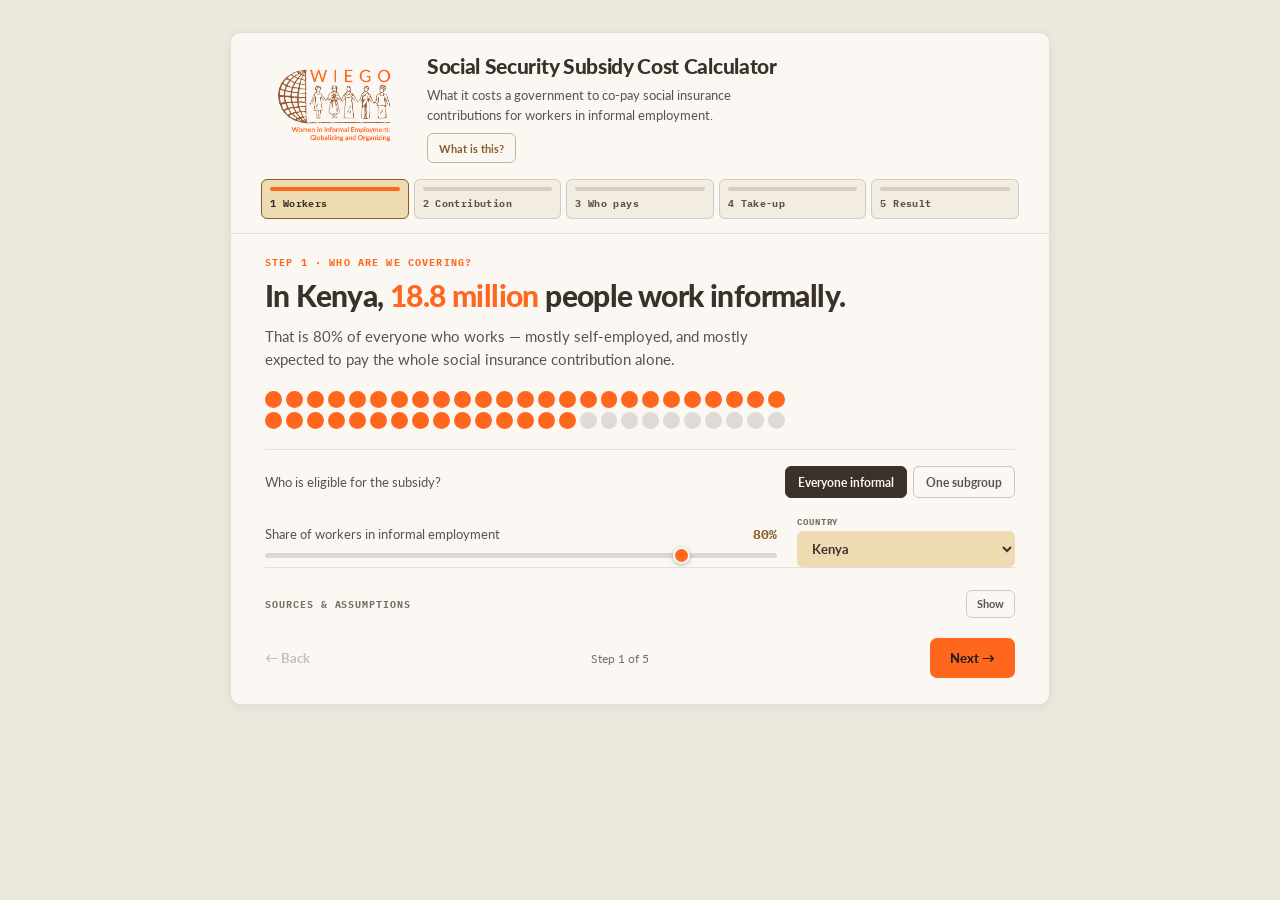
<file: index.html>
<!DOCTYPE html>
<html lang="en">
<head>
<meta charset="utf-8">
<meta name="viewport" content="width=device-width, initial-scale=1">
<title>Social Security Subsidy Cost Calculator</title>
<link rel="preconnect" href="https://fonts.googleapis.com">
<link rel="preconnect" href="https://fonts.gstatic.com" crossorigin>
<link href="https://fonts.googleapis.com/css2?family=Lato:ital,wght@0,300;0,400;0,700;0,900;1,400&family=IBM+Plex+Mono:wght@400;500&display=swap" rel="stylesheet">
<link rel="stylesheet" href="styles.css">
</head>
<body>
<div class="wrap">
  <div id="app" class="card"></div>
</div>
<script src="model.js"></script>
<script src="app.js"></script>
</body>
</html>
</file>
<file: styles.css>
:root {
  --orange: #FF671F;
  --green: #8E8C13;
  --brown: #8B5B29;
  --khaki-dark: #5E514D;
  --warm-gray: #796E65;
  --khaki-nude: #EFDBB2;
  --ink: #3A312B;
  --ink-on-orange: #2A211B;
  --card: #FBF8F3;
  --desk: #EDE8DE;
  --panel: #F3EDE1;
  --hairline: rgba(94, 81, 77, .14);
  --track: rgba(94, 81, 77, .2);
}

* { box-sizing: border-box; }

body {
  margin: 0;
  background: var(--desk);
  font-family: Lato, system-ui, sans-serif;
  -webkit-font-smoothing: antialiased;
  color: var(--ink);
  padding: 32px 16px;
}

a { color: var(--brown); }
a:hover { color: var(--orange); }

button { font-family: Lato, system-ui, sans-serif; cursor: pointer; }

.tnum { font-variant-numeric: tabular-nums; }

.wrap {
  max-width: 820px;
  margin: 0 auto;
}

.card {
  max-width: 100%;
  background: var(--card);
  border: 1px solid rgba(94, 81, 77, .16);
  border-radius: 10px;
  box-shadow: 0 2px 10px rgba(58, 49, 43, .07);
  overflow: hidden;
}

/* ---- Header / step rail ---- */

.dv-header {
  padding: 20px 30px 14px;
  border-bottom: 1px solid var(--hairline);
  display: flex;
  flex-direction: column;
  gap: 16px;
}

.identity-row {
  display: flex;
  flex-wrap: wrap;
  align-items: flex-start;
  gap: 20px;
}

.dv-logo {
  height: 104px;
  width: auto;
  flex: none;
  display: block;
}

.identity-text {
  display: flex;
  flex-direction: column;
  align-items: flex-start;
  gap: 8px;
  min-width: 220px;
}

.site-title {
  font: 900 21px/1.2 Lato, sans-serif;
  color: var(--ink);
  margin: 0;
  letter-spacing: -.015em;
}

.site-desc {
  font: 400 13px/1.5 Lato, sans-serif;
  color: var(--khaki-dark);
  margin: 0;
  max-width: 46ch;
}

.step-rail {
  display: flex;
  gap: 5px;
  flex-wrap: wrap;
  width: 100%;
}

.step-btn {
  flex: 1;
  min-width: 66px;
  border-radius: 6px;
  padding: 7px 8px 8px;
  cursor: pointer;
  text-align: left;
  border: 1px solid rgba(94, 81, 77, .22);
  background: var(--panel);
  min-height: 36px;
}
.step-btn:hover { border-color: var(--brown); }
.step-btn.active { background: var(--khaki-nude); border-color: var(--brown); }

.step-btn .bar {
  display: block;
  height: 4px;
  border-radius: 2px;
  background: var(--track);
}
.step-btn.done .bar, .step-btn.active .bar { background: var(--orange); }

.step-btn .label {
  display: block;
  font: 700 9.5px "IBM Plex Mono", monospace;
  letter-spacing: .04em;
  color: var(--khaki-dark);
  margin-top: 6px;
}
.step-btn.active .label { color: var(--ink); }

/* ---- Intro panel ---- */

.intro-wrap { padding: 18px 34px 0; }

.intro-panel {
  background: var(--khaki-nude);
  border: 1px solid rgba(139, 91, 41, .3);
  border-radius: 10px;
  padding: 18px 20px 16px;
}

.ghost-btn-brown {
  flex: none;
  background: none;
  border: 1px solid rgba(139, 91, 41, .45);
  color: var(--brown);
  border-radius: 6px;
  padding: 5px 11px;
  font: 700 11px Lato, sans-serif;
  cursor: pointer;
  min-height: 30px;
}
.ghost-btn-brown:hover { background: var(--brown); color: #fff; }

.intro-body {
  display: flex;
  flex-direction: column;
  gap: 11px;
  max-width: 74ch;
}
.intro-body p { margin: 0; }
.intro-p1 { font: 400 13.5px/1.62 Lato, sans-serif; color: var(--ink); }
.intro-p2 { font: 400 13.5px/1.62 Lato, sans-serif; color: var(--khaki-dark); }
.intro-p3 { font: 700 13.5px/1.62 Lato, sans-serif; color: var(--brown); }
.intro-p4 { font: 400 12px/1.55 Lato, sans-serif; color: var(--warm-gray); margin: 2px 0 0 !important; }

/* ---- Step body ---- */

.step-body {
  padding: 22px 34px 26px;
  min-height: 376px;
  display: flex;
  flex-direction: column;
}

.eyebrow {
  font: 700 9.5px "IBM Plex Mono", monospace;
  letter-spacing: .12em;
  color: var(--orange);
}

.step-h2 {
  font: 900 30px/1.15 Lato, sans-serif;
  color: var(--ink);
  margin: 9px 0 12px;
  letter-spacing: -.02em;
  text-wrap: pretty;
}
.step-h2 .live { color: var(--orange); }

.lead {
  font: 400 14.5px/1.6 Lato, sans-serif;
  color: var(--khaki-dark);
  margin: 0 0 20px;
  max-width: 58ch;
}

/* control rows shared by every step */

.ctrl-row { margin-bottom: 0; }
.ctrl-head {
  display: flex;
  justify-content: space-between;
  align-items: baseline;
  gap: 12px;
}
.ctrl-label { font: 400 12.5px Lato, sans-serif; color: var(--khaki-dark); }
.ctrl-value { font: 700 13px "IBM Plex Mono", monospace; color: var(--brown); }
.ctrl-note { font: 400 12px/1.5 Lato, sans-serif; color: var(--warm-gray); margin: 7px 0 0; max-width: 64ch; }

/* sliders */

input[type=range] {
  -webkit-appearance: none;
  appearance: none;
  width: 100%;
  height: 24px;
  background: transparent;
  cursor: pointer;
  margin: 0;
  display: block;
}
input[type=range]::-webkit-slider-runnable-track { height: 5px; border-radius: 3px; background: var(--track); }
input[type=range]::-webkit-slider-thumb {
  -webkit-appearance: none;
  appearance: none;
  width: 17px;
  height: 17px;
  margin-top: -6px;
  border-radius: 50%;
  background: var(--orange);
  border: 2.5px solid var(--card);
  box-shadow: 0 1px 4px rgba(58, 49, 43, .35);
}
input[type=range]:focus-visible { outline: none; }
input[type=range]:focus-visible::-webkit-slider-thumb { outline: 2px solid var(--brown); outline-offset: 2px; }
input[type=range]::-moz-range-track { height: 5px; border-radius: 3px; background: var(--track); }
input[type=range]::-moz-range-thumb { width: 16px; height: 16px; border-radius: 50%; background: var(--orange); border: 2.5px solid var(--card); }
input[type=range]:focus-visible::-moz-range-thumb { outline: 2px solid var(--brown); outline-offset: 2px; }

select {
  font: 700 13px Lato, sans-serif;
  color: var(--ink);
  background: var(--khaki-nude);
  border: none;
  border-radius: 6px;
  padding: 8px 11px;
  cursor: pointer;
  min-height: 36px;
}

/* two-button toggles */

.toggle-group { display: flex; gap: 6px; }
.toggle-btn {
  padding: 6px 12px;
  border-radius: 6px;
  font: 700 12px Lato, sans-serif;
  cursor: pointer;
  background: transparent;
  color: var(--khaki-dark);
  border: 1px solid rgba(94, 81, 77, .3);
  min-height: 32px;
}
.toggle-btn.active { background: var(--ink); color: var(--card); border-color: var(--ink); }
.toggle-btn:disabled { cursor: not-allowed; opacity: .5; }

/* ---- Step 1 ---- */

.dot-grid {
  display: grid;
  grid-template-columns: repeat(25, 1fr);
  gap: 4px;
  max-width: 520px;
  margin-bottom: 20px;
}
.dot { display: block; aspect-ratio: 1; border-radius: 50%; }

.eligibility-block {
  border-top: 1px solid var(--hairline);
  padding-top: 16px;
  margin-bottom: 18px;
}
.eligibility-head {
  display: flex;
  align-items: baseline;
  justify-content: space-between;
  gap: 12px;
  flex-wrap: wrap;
  margin-bottom: 9px;
}

.subgroup-grid {
  display: grid;
  grid-template-columns: repeat(auto-fit, minmax(170px, 1fr));
  gap: 8px;
  margin-bottom: 12px;
}
.subgroup-card {
  text-align: left;
  cursor: pointer;
  background: var(--panel);
  border: 1px solid rgba(94, 81, 77, .2);
  border-radius: 7px;
  padding: 10px 11px;
  font-family: Lato, sans-serif;
  min-height: 44px;
}
.subgroup-card:hover { border-color: var(--brown); }
.subgroup-card.active { background: var(--khaki-nude); border-color: var(--brown); }
.subgroup-card .name { display: block; font: 900 12.5px Lato, sans-serif; color: var(--khaki-dark); }
.subgroup-card.active .name { color: var(--ink); }
.subgroup-card .note { display: block; font: 400 11px/1.4 Lato, sans-serif; color: var(--warm-gray); margin-top: 3px; }

.step1-bottom { display: flex; gap: 20px; flex-wrap: wrap; align-items: flex-end; }
.step1-bottom .slider-col { flex: 1; min-width: 240px; }
.country-col { display: flex; flex-direction: column; gap: 4px; }
.country-col label { font: 700 9px "IBM Plex Mono", monospace; letter-spacing: .1em; color: var(--warm-gray); }

/* ---- Step 2 ---- */

.income-card { background: var(--khaki-nude); border-radius: 9px; padding: 18px 20px; margin-bottom: 22px; }
.income-card .heading { font: 700 10px "IBM Plex Mono", monospace; letter-spacing: .08em; color: var(--khaki-dark); margin-bottom: 8px; }
.income-bar-track { height: 26px; border-radius: 5px; background: rgba(94, 81, 77, .16); overflow: hidden; display: flex; }
.income-bar-fill { background: var(--brown); height: 100%; }
.income-labels { display: flex; justify-content: space-between; font: 400 11.5px Lato, sans-serif; color: var(--khaki-dark); margin-top: 7px; }

.contrib-input-group {
  display: inline-flex;
  align-items: center;
  gap: 6px;
  width: 200px;
  background: #fff;
  border: 1px solid rgba(94, 81, 77, .3);
  border-radius: 7px;
  padding: 0 12px;
  min-height: 40px;
}
.contrib-input-group .affix { font: 700 13px Lato, sans-serif; color: var(--khaki-dark); flex: none; }
.contrib-input-group input {
  border: none;
  outline: none;
  background: transparent;
  font: 700 16px "IBM Plex Mono", monospace;
  color: var(--ink);
  width: 100%;
  min-width: 0;
  padding: 8px 0;
}
.contrib-input-group input:focus-visible { outline: 2px solid var(--brown); outline-offset: 2px; border-radius: 3px; }

/* ---- Step 3 ---- */

.pay-bar { display: flex; height: 70px; border-radius: 9px; overflow: hidden; margin-bottom: 12px; }
.pay-seg { display: flex; flex-direction: column; justify-content: center; padding: 0 16px; min-width: 0; }
.pay-seg .role { font: 700 10px "IBM Plex Mono", monospace; letter-spacing: .06em; }
.pay-seg .amt { font: 900 20px Lato, sans-serif; }
.pay-seg.employer { background: var(--khaki-dark); }
.pay-seg.employer .role { color: rgba(255, 255, 255, .75); }
.pay-seg.employer .amt { color: #fff; }
.pay-seg.gov { background: var(--orange); }
.pay-seg.gov .role, .pay-seg.gov .amt { color: var(--ink-on-orange); }
.pay-seg.worker { flex: 1; background: var(--green); }
.pay-seg.worker .role, .pay-seg.worker .amt { color: #fff; }

.note-box {
  padding: 12px 15px;
  border-radius: 0 7px 7px 0;
  font: 400 12.5px/1.55 Lato, sans-serif;
  color: var(--khaki-dark);
  max-width: 64ch;
}
.note-box.brown { background: var(--panel); border-left: 3px solid var(--brown); }
.note-box.orange { background: var(--khaki-nude); border-left: 3px solid var(--orange); }

.taper-block { border-top: 1px solid var(--hairline); padding-top: 16px; }
.taper-chart { position: relative; padding: 10px 2px 22px 0; margin-top: 2px; }
.taper-bars { position: relative; height: 56px; }
.taper-bar { position: absolute; bottom: 0; transform: translateX(-50%); width: 11px; border-radius: 2px 2px 0 0; }
.taper-baseline { position: absolute; left: 0; right: 0; bottom: 0; border-bottom: 1px solid rgba(94, 81, 77, .25); }
.taper-tick-label { position: absolute; top: 100%; transform: translateX(-50%); padding-top: 5px; font: 500 9px "IBM Plex Mono", monospace; color: var(--warm-gray); }
.taper-caption { font: 400 11.5px Lato, sans-serif; color: var(--warm-gray); margin-bottom: 10px; }

/* ---- Step 4 ---- */

.chart-wrap { position: relative; padding: 9px 4px 24px 66px; margin-bottom: 8px; }
.chart-inner { position: relative; aspect-ratio: 608 / 170; }
.chart-inner svg { position: absolute; inset: 0; width: 100%; height: 100%; display: block; }
.chart-ytick { position: absolute; right: 100%; transform: translateY(-50%); padding-right: 9px; white-space: nowrap; font: 500 9.5px "IBM Plex Mono", monospace; color: var(--warm-gray); }
.chart-xlabel { position: absolute; top: 100%; transform: translateX(-50%); padding-top: 7px; font: 500 9px "IBM Plex Mono", monospace; color: var(--warm-gray); }

.step4-sliders { display: grid; grid-template-columns: repeat(auto-fit, minmax(200px, 1fr)); gap: 18px; }

/* ---- Step 5 ---- */

.answer-h2 { font: 900 32px/1.12 Lato, sans-serif; color: var(--ink); margin: 9px 0 18px; letter-spacing: -.025em; text-wrap: pretty; }

.cost-chart-panel { background: var(--panel); border: 1px solid rgba(94, 81, 77, .18); border-radius: 10px; padding: 15px 17px 17px; margin-bottom: 18px; }
.cost-chart-head { display: flex; align-items: center; justify-content: space-between; gap: 14px; flex-wrap: wrap; margin-bottom: 4px; }
.cost-chart-title { font: 700 12.5px Lato, sans-serif; color: var(--ink); }
.cost-chart-legend { display: flex; gap: 14px; flex-wrap: wrap; }
.legend-item { display: inline-flex; align-items: center; gap: 6px; font: 400 11px Lato, sans-serif; color: var(--khaki-dark); }
.legend-swatch { display: inline-block; width: 10px; height: 10px; border-radius: 2px; }
.legend-swatch.bar { background: var(--orange); }
.legend-swatch.line { width: 14px; height: 2.5px; border-radius: 1.5px; background: var(--brown); }
.cost-chart-caption { font: 400 11.5px Lato, sans-serif; color: var(--warm-gray); margin: 4px 0 0; }

.chart-wrap2 { position: relative; padding: 9px 62px 24px; }
.chart-ytick-left { position: absolute; right: 100%; transform: translateY(-50%); padding-right: 9px; white-space: nowrap; font: 500 9.5px "IBM Plex Mono", monospace; color: var(--orange); }
.chart-ytick-right { position: absolute; left: 100%; transform: translateY(-50%); padding-left: 9px; white-space: nowrap; font: 500 9.5px "IBM Plex Mono", monospace; color: var(--brown); }

.closing { font: 400 14px/1.6 Lato, sans-serif; color: var(--khaki-dark); margin: 0 0 16px; max-width: 60ch; }

.econ-panel { background: var(--panel); border: 1px solid rgba(94, 81, 77, .18); border-radius: 9px; padding: 15px 17px 17px; margin-bottom: 18px; }
.econ-head { display: flex; align-items: baseline; justify-content: space-between; gap: 12px; flex-wrap: wrap; margin-bottom: 12px; }
.econ-head .rt { font: 400 12px Lato, sans-serif; color: var(--khaki-dark); }
.econ-grid { display: grid; grid-template-columns: repeat(auto-fit, minmax(210px, 1fr)); gap: 14px 24px; }
.econ-note { font: 400 11.5px/1.5 Lato, sans-serif; color: var(--warm-gray); margin: 12px 0 0; max-width: 70ch; }

.actions { display: flex; gap: 10px; flex-wrap: wrap; }
.btn { border: none; border-radius: 7px; padding: 11px 18px; font: 700 13px Lato, sans-serif; cursor: pointer; min-height: 40px; }
.btn-copy { background: var(--brown); color: #fff; }
.btn-copy:hover { background: var(--orange); color: var(--ink-on-orange); }
.btn-csv { background: var(--ink); color: var(--card); }
.btn-csv:hover { background: var(--green); color: #fff; }
.btn-ghost { background: none; color: var(--khaki-dark); border: 1px solid rgba(94, 81, 77, .3); }
.btn-ghost:hover { border-color: var(--brown); color: var(--brown); }

/* ---- Sources & assumptions ---- */

.sources { margin-top: auto; padding-top: 22px; border-top: 1px solid var(--hairline); }
.sources-head { display: flex; align-items: baseline; justify-content: space-between; gap: 12px; }
.sources-eyebrow { font: 700 9.5px "IBM Plex Mono", monospace; letter-spacing: .1em; color: var(--warm-gray); }
.ghost-btn-gray {
  background: none;
  border: 1px solid rgba(94, 81, 77, .28);
  color: var(--khaki-dark);
  border-radius: 6px;
  padding: 4px 10px;
  font: 700 10.5px Lato, sans-serif;
  cursor: pointer;
  min-height: 28px;
}
.ghost-btn-gray:hover { border-color: var(--brown); color: var(--brown); }

.sources-grid { margin-top: 12px; display: grid; grid-template-columns: repeat(auto-fit, minmax(280px, 1fr)); gap: 18px 26px; }
.sources-col { display: flex; flex-direction: column; gap: 8px; }
.sources-col-title { font: 700 11px Lato, sans-serif; color: var(--ink); }
.assumption-p { font: 400 12px/1.55 Lato, sans-serif; color: var(--khaki-dark); margin: 0; padding-left: 11px; border-left: 2px solid rgba(139, 91, 41, .35); }
.source-note { font: 400 12px/1.55 Lato, sans-serif; color: var(--khaki-dark); margin: 0; }
.source-link { font: 400 12px/1.5 Lato, sans-serif; color: var(--brown); word-break: break-word; display: block; }
.source-caveat { font: 400 11.5px/1.5 Lato, sans-serif; color: var(--warm-gray); margin: 2px 0 0; }

/* ---- Nav bar ---- */

.navbar { padding-top: 20px; display: flex; align-items: center; justify-content: space-between; gap: 14px; }
.nav-back { background: none; border: none; padding: 8px 0; font: 700 13px Lato, sans-serif; cursor: pointer; min-height: 36px; }
.nav-progress { font: 400 11.5px Lato, sans-serif; color: var(--warm-gray); }
.nav-next { background: var(--orange); border: none; border-radius: 7px; padding: 11px 20px; font: 900 13px Lato, sans-serif; color: var(--ink-on-orange); cursor: pointer; min-height: 40px; }
.nav-next:hover { background: var(--brown); color: #fff; }

@media (max-width: 560px) {
  .subgroup-grid { grid-template-columns: 1fr; }
  .chart-wrap2 { padding-left: 48px; padding-right: 48px; }
}

@media (pointer: coarse) {
  .step-btn, .toggle-btn, .subgroup-card, .btn, .nav-next, .ghost-btn-brown, .ghost-btn-gray, select {
    min-height: 44px;
  }
}
</file>
